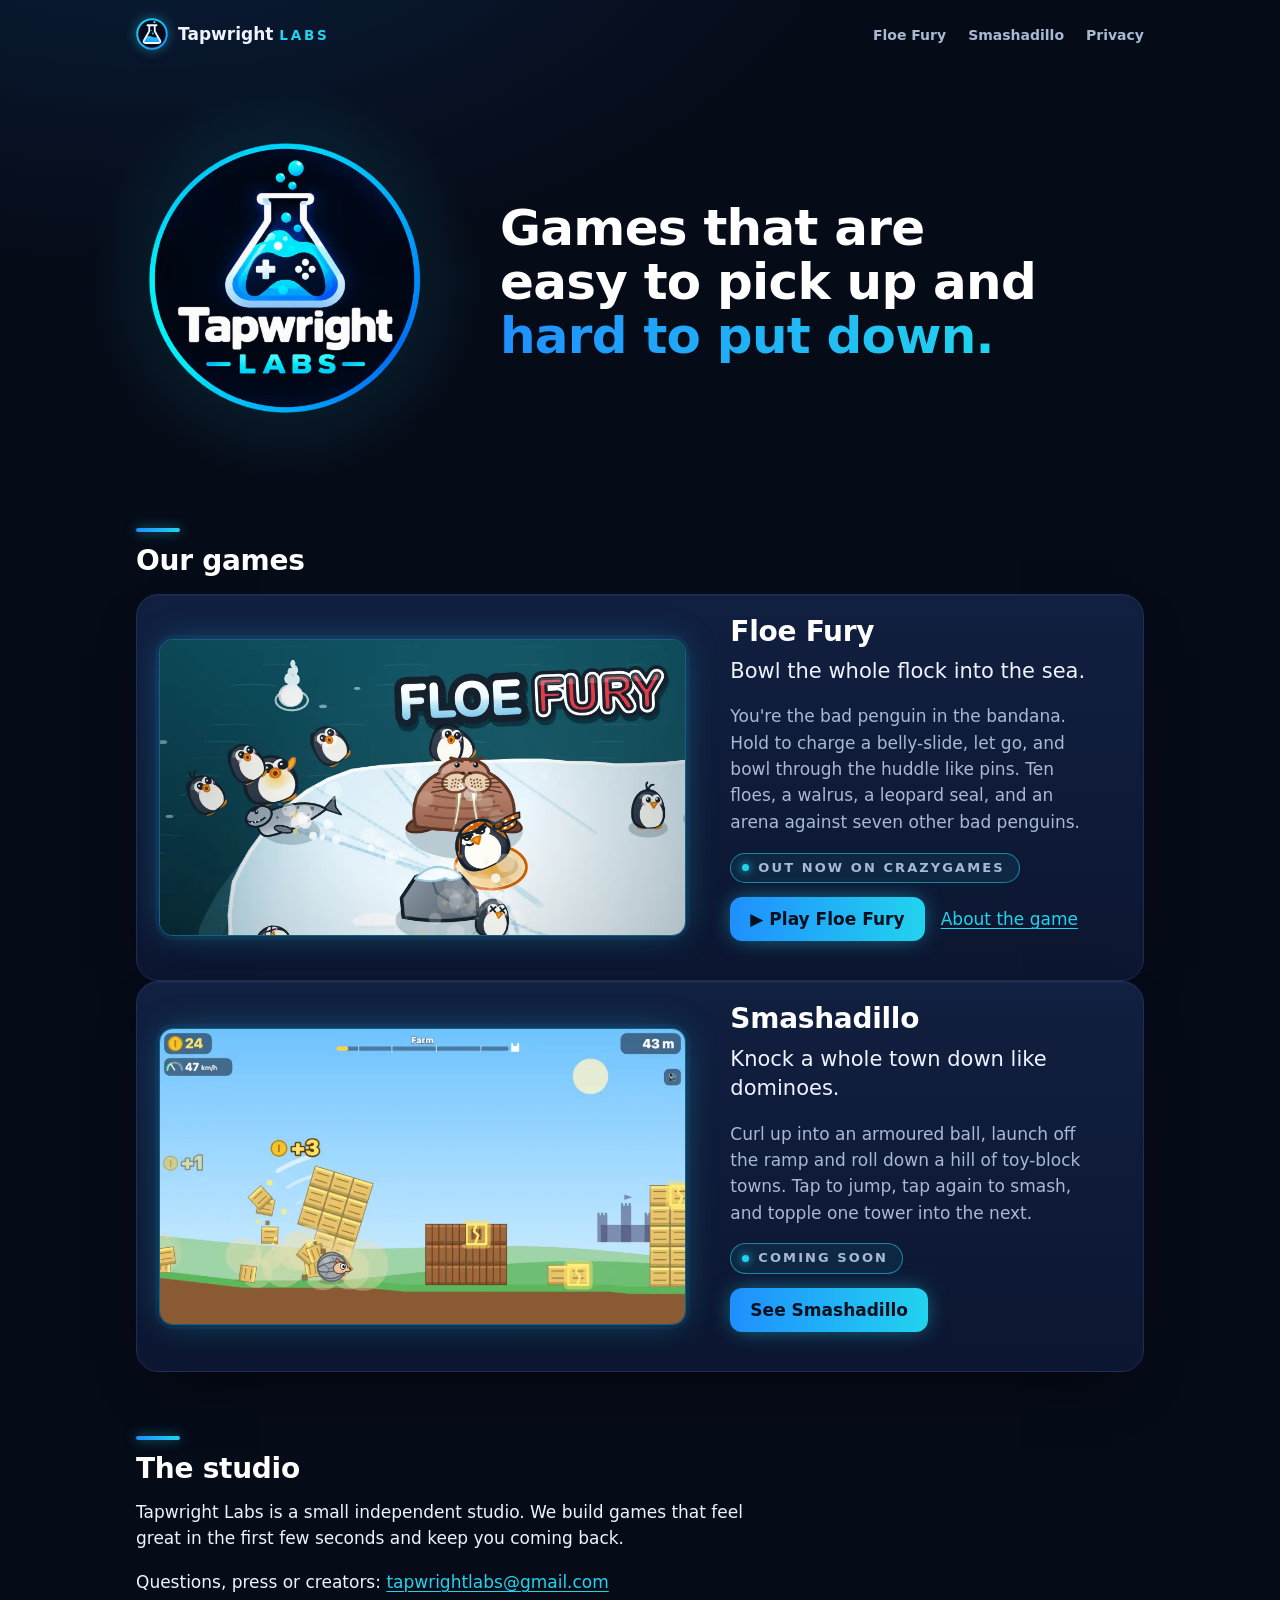
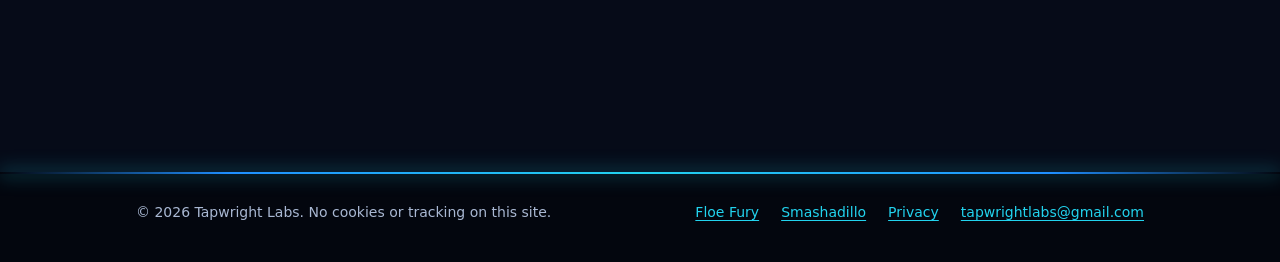
<file: index.html>
<!doctype html>
<html lang="en">
<head>
<meta charset="utf-8">
<meta name="viewport" content="width=device-width, initial-scale=1">
<title>Tapwright Labs</title>
<meta name="description" content="Tapwright Labs is a small independent game studio making games that are easy to pick up and hard to put down. Our first game, Floe Fury, is out now.">
<meta name="color-scheme" content="dark">
<meta name="theme-color" content="#060b18">
<link rel="canonical" href="https://tapwrightlabs.github.io/">
<link rel="icon" href="/favicon.svg" type="image/svg+xml">
<link rel="icon" href="/favicon-32.png" sizes="32x32" type="image/png">
<link rel="apple-touch-icon" href="/apple-touch-icon.png">
<meta property="og:type" content="website">
<meta property="og:site_name" content="Tapwright Labs">
<meta property="og:title" content="Tapwright Labs">
<meta property="og:description" content="Games that are easy to pick up and hard to put down. Floe Fury is out now.">
<meta property="og:url" content="https://tapwrightlabs.github.io/">
<meta property="og:image" content="https://tapwrightlabs.github.io/img/og-studio.png">
<meta property="og:image:width" content="1200">
<meta property="og:image:height" content="630">
<meta property="og:image:alt" content="The Tapwright Labs logo, a glowing lab flask with a game controller in it, next to the line: Games that are easy to pick up and hard to put down.">
<meta name="twitter:card" content="summary_large_image">
<link rel="stylesheet" href="/style.css">
</head>
<body>
<a class="skip" href="#main">Skip to content</a>
<header class="wrap bar">
  <a class="brand" href="/"><svg viewBox="0 0 64 64" aria-hidden="true"><defs><linearGradient id="br" x1="0" y1="0" x2="1" y2="1"><stop offset="0" stop-color="#22d3ee"/><stop offset="1" stop-color="#1f8fff"/></linearGradient><linearGradient id="bl" x1="0" y1="0" x2="0" y2="1"><stop offset="0" stop-color="#22d3ee"/><stop offset="1" stop-color="#1f8fff"/></linearGradient></defs><circle cx="32" cy="32" r="29.5" fill="#050b1c" stroke="url(#br)" stroke-width="4"/><path d="M20.1 37.5Q26 34.5 32 37.5T43.9 37.5L48.2 44.9Q50.4 50 45 50H19Q13.6 50 15.8 44.9Z" fill="url(#bl)"/><path d="M26.5 15V26.5L15.8 44.9Q13.6 50 19 50H45Q50.4 50 48.2 44.9L37.5 26.5V15" fill="none" stroke="#f2f8ff" stroke-width="3.6" stroke-linejoin="round"/><path d="M23 14.5H41" stroke="#f2f8ff" stroke-width="4" stroke-linecap="round"/><circle cx="33.6" cy="31" r="1.9" fill="#22d3ee"/><circle cx="30.4" cy="24.6" r="1.3" fill="#22d3ee"/><circle cx="37" cy="8.3" r="2.3" fill="#22d3ee"/></svg><span>Tapwright <b>Labs</b></span></a>
  <nav aria-label="Main">
    <ul>
      <li><a href="/floefury.html">Floe Fury</a></li>
      <li><a href="/smashadillo.html">Smashadillo</a></li>
      <li><a href="/privacy.html">Privacy</a></li>
    </ul>
  </nav>
</header>

<main id="main">
  <section class="wrap hero">
    <h1 class="logo">
      <img src="/img/logo-512.webp"
           srcset="/img/logo-256.webp 256w, /img/logo-512.webp 512w, /img/logo-768.webp 768w"
           sizes="(max-width: 760px) 230px, 300px"
           width="512" height="512" alt="Tapwright Labs" fetchpriority="high">
      <span class="bub" aria-hidden="true"></span><span class="bub" aria-hidden="true"></span><span class="bub" aria-hidden="true"></span>
    </h1>
    <div>
      <p class="tagline">Games that are easy to pick up and <span class="hl">hard to put down.</span></p>
    </div>
  </section>

  <section class="wrap section" aria-labelledby="games">
    <h2 id="games" class="title">Our games</h2>
    <article class="game panel">
      <a class="shot" href="/floefury.html" tabindex="-1" aria-hidden="true">
        <img src="/img/floefury-cover-960.webp"
             srcset="/img/floefury-cover-480.webp 480w, /img/floefury-cover-960.webp 960w"
             sizes="(max-width: 760px) 100vw, 580px"
             width="960" height="540" alt="" decoding="async">
      </a>
      <div>
        <h3><a href="/floefury.html">Floe Fury</a></h3>
        <p class="pitch">Bowl the whole flock into the sea.</p>
        <p>You're the bad penguin in the bandana. Hold to charge a belly-slide, let go, and bowl through the huddle like pins. Ten floes, a walrus, a leopard seal, and an arena against seven other bad penguins.</p>
        <p class="status">Out now on CrazyGames</p>
        <p><a class="more" href="https://www.crazygames.com/game/floe-fury" target="_blank" rel="noopener noreferrer">&#9654; Play Floe Fury</a> &nbsp; <a href="/floefury.html">About the game</a></p>
      </div>
    </article>
    <article class="game panel">
      <a class="shot" href="/smashadillo.html" tabindex="-1" aria-hidden="true">
        <img src="/img/smashadillo-2-chain-960.webp"
             srcset="/img/smashadillo-2-chain-480.webp 480w, /img/smashadillo-2-chain-960.webp 960w"
             sizes="(max-width: 760px) 100vw, 580px"
             width="960" height="540" alt="" decoding="async">
      </a>
      <div>
        <h3><a href="/smashadillo.html">Smashadillo</a></h3>
        <p class="pitch">Knock a whole town down like dominoes.</p>
        <p>Curl up into an armoured ball, launch off the ramp and roll down a hill of toy-block towns. Tap to jump, tap again to smash, and topple one tower into the next.</p>
        <p class="status">Coming soon</p>
        <p><a class="more" href="/smashadillo.html">See Smashadillo</a></p>
      </div>
    </article>
  </section>

  <section class="wrap section" aria-labelledby="studio">
    <div class="prose">
      <h2 id="studio" class="title">The studio</h2>
      <p>Tapwright Labs is a small independent studio. We build games that feel great in the first few seconds and keep you coming back.</p>
      <p>Questions, press or creators: <a href="mailto:tapwrightlabs@gmail.com">tapwrightlabs@gmail.com</a></p>
    </div>
  </section>
</main>

<footer class="foot">
  <div class="wrap">
    <p>&copy; 2026 Tapwright Labs. No cookies or tracking on this site.</p>
    <ul>
      <li><a href="/floefury.html">Floe Fury</a></li>
      <li><a href="/smashadillo.html">Smashadillo</a></li>
      <li><a href="/privacy.html">Privacy</a></li>
      <li><a href="mailto:tapwrightlabs@gmail.com">tapwrightlabs@gmail.com</a></li>
    </ul>
  </div>
</footer>
</body>
</html>
</file>
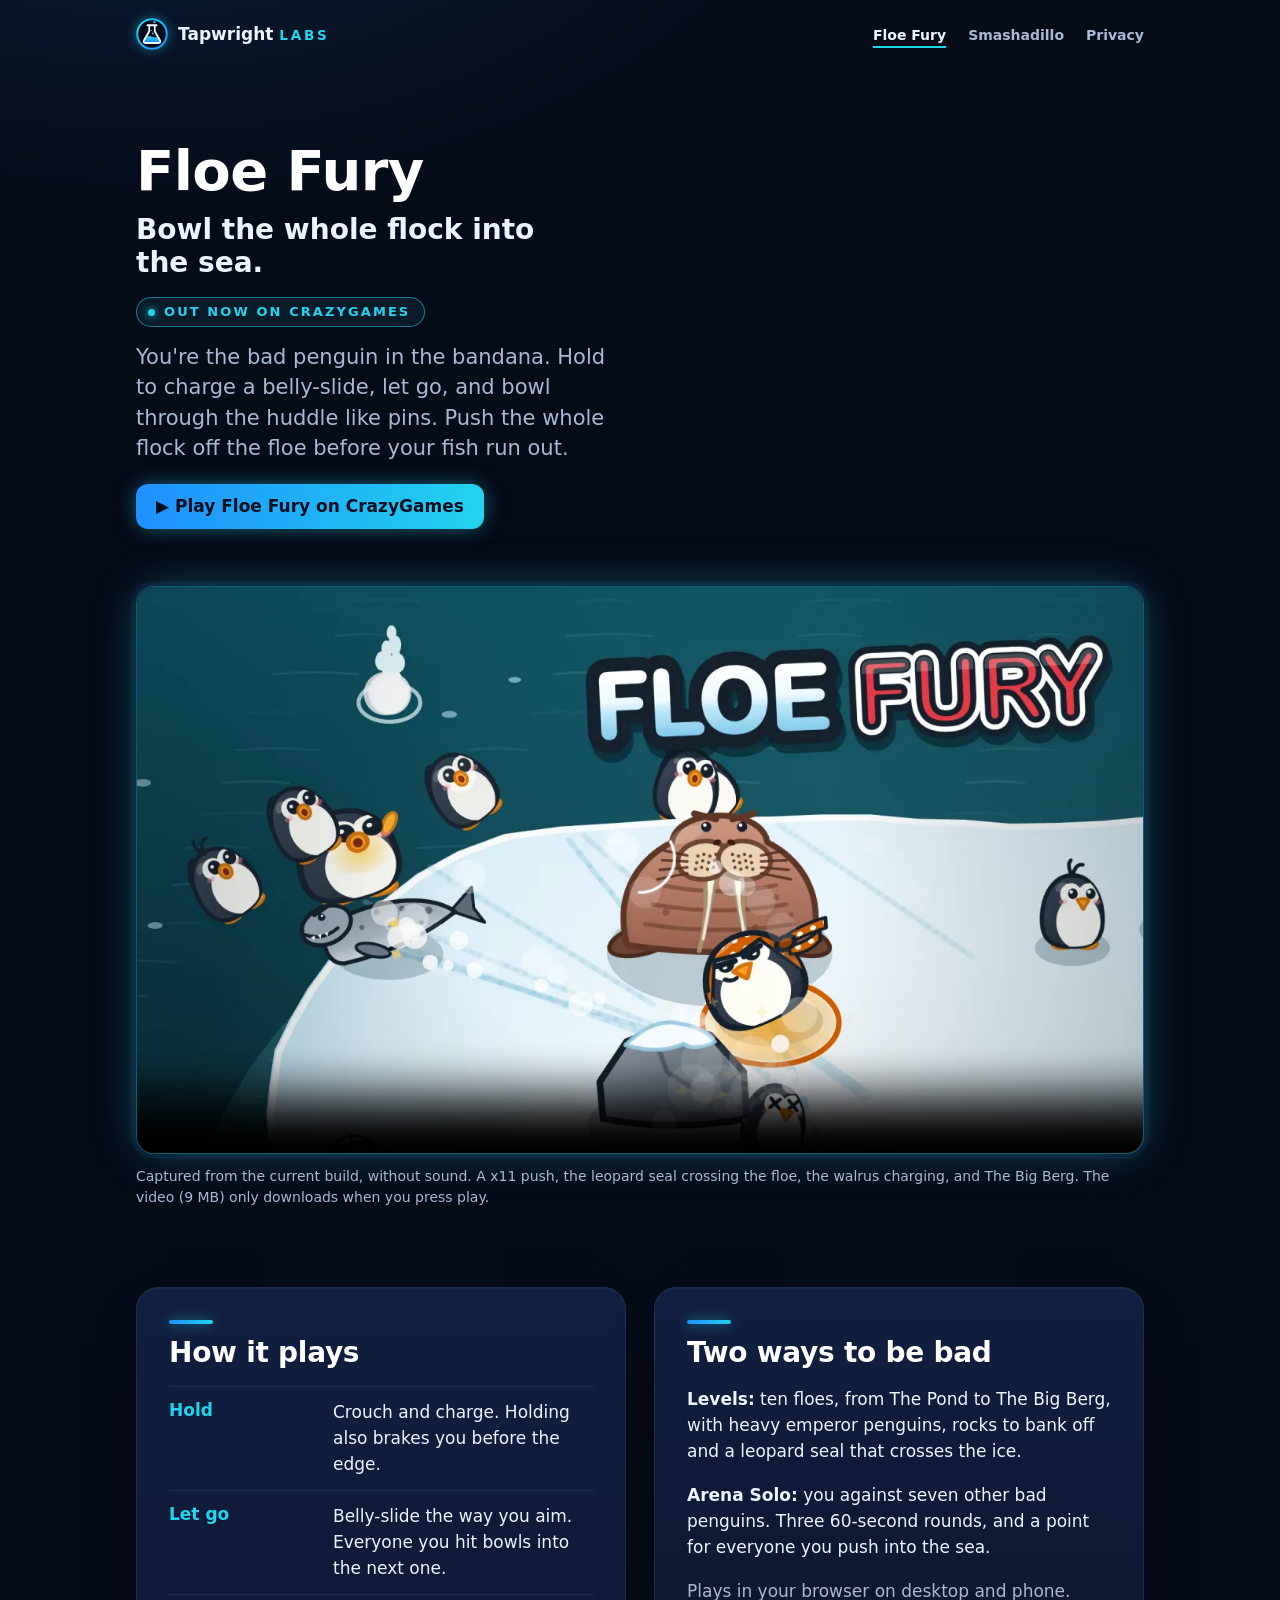
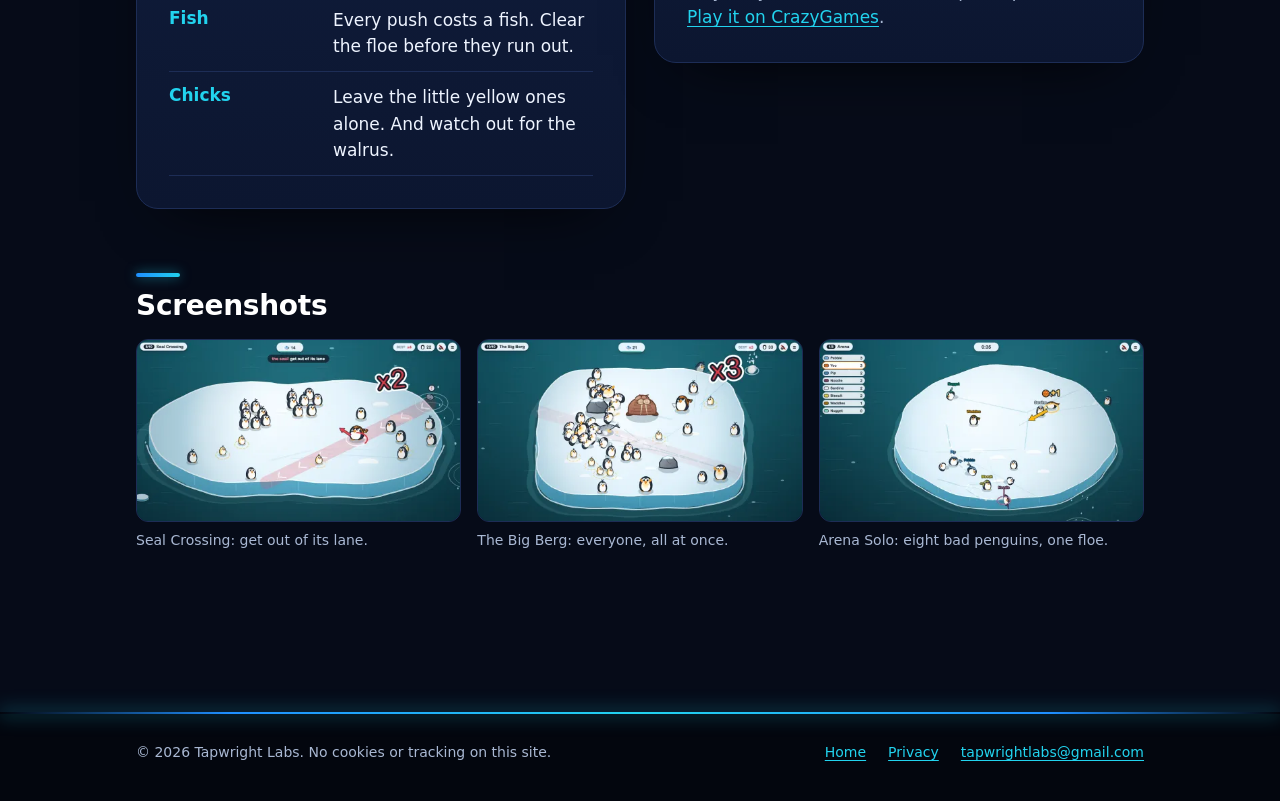
<file: badpenguin.html>
<!doctype html>
<html lang="en">
<head>
<meta charset="utf-8">
<meta name="viewport" content="width=device-width, initial-scale=1">
<title>Floe Fury | Tapwright Labs</title>
<meta name="robots" content="noindex">
<link rel="canonical" href="https://tapwrightlabs.github.io/floefury.html">
<meta http-equiv="refresh" content="0; url=/floefury.html">
</head>
<body>
<p>This game is now called Floe Fury: <a href="/floefury.html">tapwrightlabs.github.io/floefury.html</a>.</p>
</body>
</html>
</file>
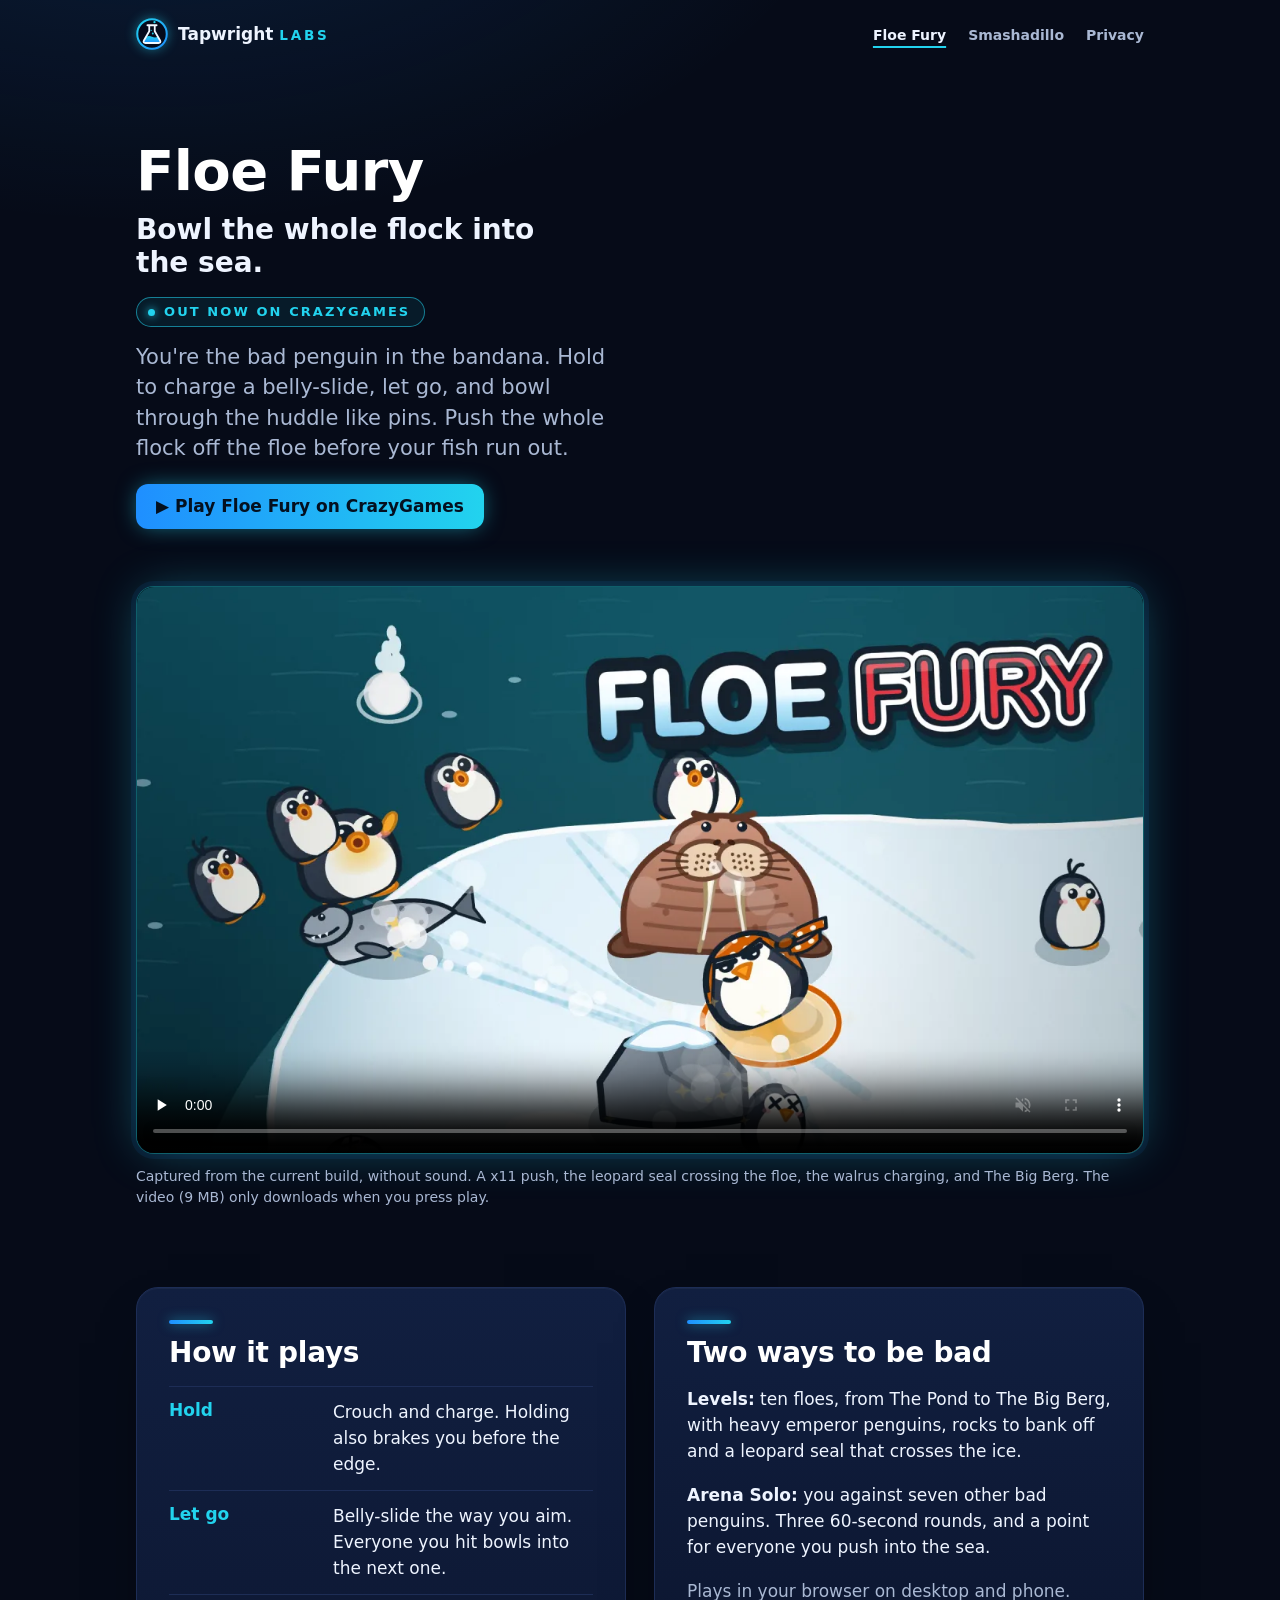
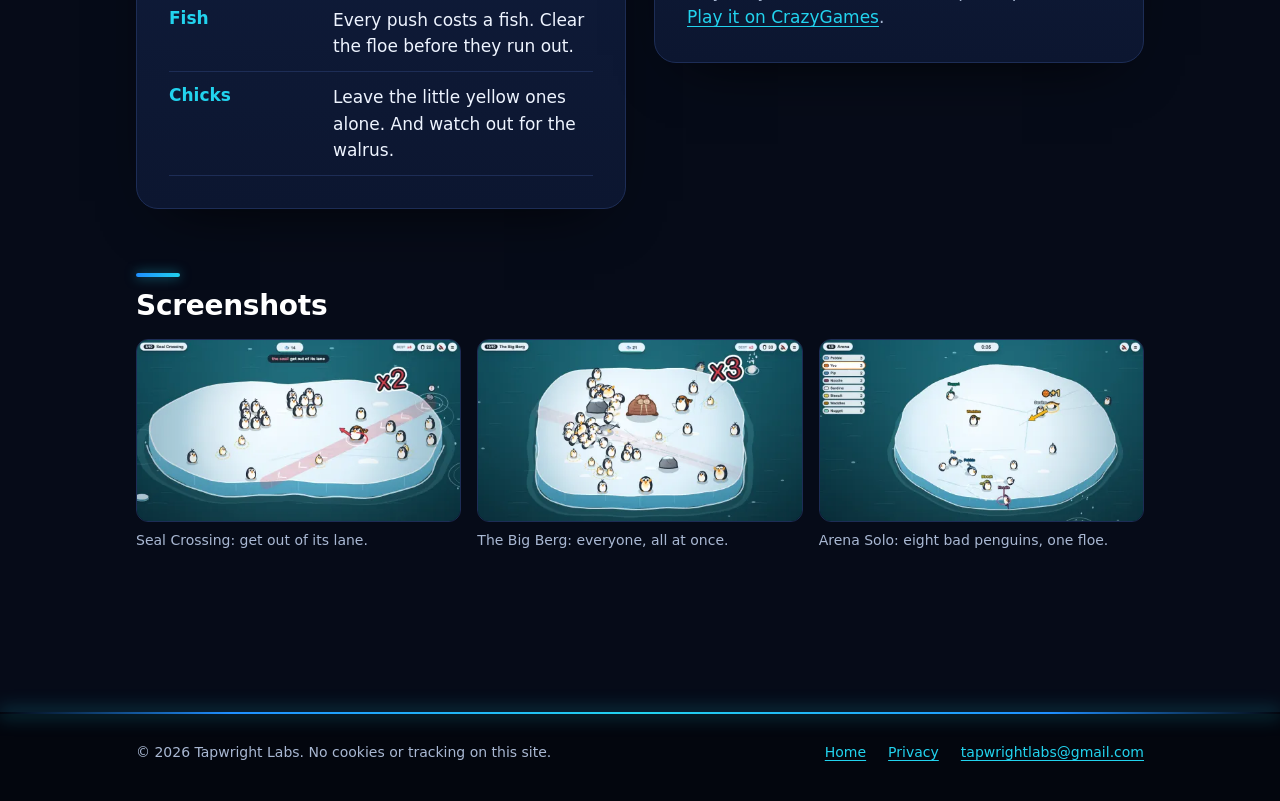
<file: floefury.html>
<!doctype html>
<html lang="en">
<head>
<meta charset="utf-8">
<meta name="viewport" content="width=device-width, initial-scale=1">
<title>Floe Fury | Tapwright Labs</title>
<meta name="description" content="Floe Fury: bowl the whole flock into the sea. A belly-slide arcade game from Tapwright Labs. Out now on CrazyGames, in your browser.">
<meta name="color-scheme" content="dark">
<meta name="theme-color" content="#060b18">
<link rel="canonical" href="https://tapwrightlabs.github.io/floefury.html">
<link rel="icon" href="/favicon.svg" type="image/svg+xml">
<link rel="icon" href="/favicon-32.png" sizes="32x32" type="image/png">
<link rel="apple-touch-icon" href="/apple-touch-icon.png">
<meta property="og:type" content="website">
<meta property="og:site_name" content="Tapwright Labs">
<meta property="og:title" content="Floe Fury">
<meta property="og:description" content="Bowl the whole flock into the sea. Play it in your browser.">
<meta property="og:url" content="https://tapwrightlabs.github.io/floefury.html">
<meta property="og:image" content="https://tapwrightlabs.github.io/img/og-floefury.jpg">
<meta property="og:image:width" content="1200">
<meta property="og:image:height" content="630">
<meta property="og:image:alt" content="Floe Fury: a penguin in a dotted bandana slides past a walrus while a leopard seal knocks penguins into the sea.">
<meta name="twitter:card" content="summary_large_image">
<link rel="stylesheet" href="/style.css">
</head>
<body>
<a class="skip" href="#main">Skip to content</a>
<header class="wrap bar">
  <a class="brand" href="/"><svg viewBox="0 0 64 64" aria-hidden="true"><defs><linearGradient id="br" x1="0" y1="0" x2="1" y2="1"><stop offset="0" stop-color="#22d3ee"/><stop offset="1" stop-color="#1f8fff"/></linearGradient><linearGradient id="bl" x1="0" y1="0" x2="0" y2="1"><stop offset="0" stop-color="#22d3ee"/><stop offset="1" stop-color="#1f8fff"/></linearGradient></defs><circle cx="32" cy="32" r="29.5" fill="#050b1c" stroke="url(#br)" stroke-width="4"/><path d="M20.1 37.5Q26 34.5 32 37.5T43.9 37.5L48.2 44.9Q50.4 50 45 50H19Q13.6 50 15.8 44.9Z" fill="url(#bl)"/><path d="M26.5 15V26.5L15.8 44.9Q13.6 50 19 50H45Q50.4 50 48.2 44.9L37.5 26.5V15" fill="none" stroke="#f2f8ff" stroke-width="3.6" stroke-linejoin="round"/><path d="M23 14.5H41" stroke="#f2f8ff" stroke-width="4" stroke-linecap="round"/><circle cx="33.6" cy="31" r="1.9" fill="#22d3ee"/><circle cx="30.4" cy="24.6" r="1.3" fill="#22d3ee"/><circle cx="37" cy="8.3" r="2.3" fill="#22d3ee"/></svg><span>Tapwright <b>Labs</b></span></a>
  <nav aria-label="Main">
    <ul>
      <li><a href="/floefury.html" aria-current="page">Floe Fury</a></li>
      <li><a href="/smashadillo.html">Smashadillo</a></li>
      <li><a href="/privacy.html">Privacy</a></li>
    </ul>
  </nav>
</header>

<main id="main">
  <section class="wrap game-hero">
    <h1>Floe Fury</h1>
    <p class="pitch">Bowl the whole flock into the sea.</p>
    <p class="status">Out now on CrazyGames</p>
    <p class="lede">You're the bad penguin in the bandana. Hold to charge a belly-slide, let go, and bowl through the huddle like pins. Push the whole flock off the floe before your fish run out.</p>
    <p><a class="more" href="https://www.crazygames.com/game/floe-fury" target="_blank" rel="noopener noreferrer">&#9654; Play Floe Fury on CrazyGames</a></p>
  </section>

  <section class="wrap" aria-labelledby="trailer">
    <h2 id="trailer" class="sr">Gameplay video</h2>
    <div class="trailer">
      <video controls playsinline preload="none" muted
             poster="/media/floefury-poster.webp"
             width="1920" height="1080"
             aria-describedby="trailer-note">
        <source src="/media/floefury-gameplay.mp4" type="video/mp4">
        <p>Your browser can't play this video. <a href="/media/floefury-gameplay.mp4">Download the gameplay video (MP4, 9 MB)</a>.</p>
      </video>
    </div>
    <p class="trailer-note" id="trailer-note">Captured from the current build, without sound. A x11 push, the leopard seal crossing the floe, the walrus charging, and The Big Berg. The video (9 MB) only downloads when you press play.</p>
  </section>

  <section class="wrap section two">
    <div class="panel">
      <h2 class="title">How it plays</h2>
      <dl class="controls">
        <div><dt>Hold</dt><dd>Crouch and charge. Holding also brakes you before the edge.</dd></div>
        <div><dt>Let go</dt><dd>Belly-slide the way you aim. Everyone you hit bowls into the next one.</dd></div>
        <div><dt>Fish</dt><dd>Every push costs a fish. Clear the floe before they run out.</dd></div>
        <div><dt>Chicks</dt><dd>Leave the little yellow ones alone. And watch out for the walrus.</dd></div>
      </dl>
    </div>
    <div class="prose panel">
      <h2 class="title">Two ways to be bad</h2>
      <p><b>Levels:</b> ten floes, from The Pond to The Big Berg, with heavy emperor penguins, rocks to bank off and a leopard seal that crosses the ice.</p>
      <p><b>Arena Solo:</b> you against seven other bad penguins. Three 60-second rounds, and a point for everyone you push into the sea.</p>
      <p class="muted">Plays in your browser on desktop and phone. <a href="https://www.crazygames.com/game/floe-fury" target="_blank" rel="noopener noreferrer">Play it on CrazyGames</a>.</p>
    </div>
  </section>

  <section class="wrap section" aria-labelledby="shots">
    <h2 id="shots" class="title">Screenshots</h2>
    <ul class="gallery">
      <li><figure>
        <img src="/img/floefury-seal-960.webp" srcset="/img/floefury-seal-480.webp 480w, /img/floefury-seal-960.webp 960w" sizes="(max-width: 700px) 100vw, 340px"
             width="960" height="540" loading="lazy" decoding="async"
             alt="An oval ice floe full of penguins. A red lane with white arrows crosses it: a leopard seal at the far edge is about to slide down it.">
        <figcaption>Seal Crossing: get out of its lane.</figcaption></figure></li>
      <li><figure>
        <img src="/img/floefury-berg-960.webp" srcset="/img/floefury-berg-480.webp 480w, /img/floefury-berg-960.webp 960w" sizes="(max-width: 700px) 100vw, 340px"
             width="960" height="540" loading="lazy" decoding="async"
             alt="A square iceberg with rocks, a walrus, emperor penguins and a crowd of penguins being knocked flying.">
        <figcaption>The Big Berg: everyone, all at once.</figcaption></figure></li>
      <li><figure>
        <img src="/img/floefury-arena-960.webp" srcset="/img/floefury-arena-480.webp 480w, /img/floefury-arena-960.webp 960w" sizes="(max-width: 700px) 100vw, 340px"
             width="960" height="540" loading="lazy" decoding="async"
             alt="A big round floe with eight bandana-wearing penguins, each with a name, a scoreboard on the left and a 43-second countdown.">
        <figcaption>Arena Solo: eight bad penguins, one floe.</figcaption></figure></li>
    </ul>
  </section>
</main>

<footer class="foot">
  <div class="wrap">
    <p>&copy; 2026 Tapwright Labs. No cookies or tracking on this site.</p>
    <ul>
      <li><a href="/">Home</a></li>
      <li><a href="/privacy.html">Privacy</a></li>
      <li><a href="mailto:tapwrightlabs@gmail.com">tapwrightlabs@gmail.com</a></li>
    </ul>
  </div>
</footer>
</body>
</html>
</file>
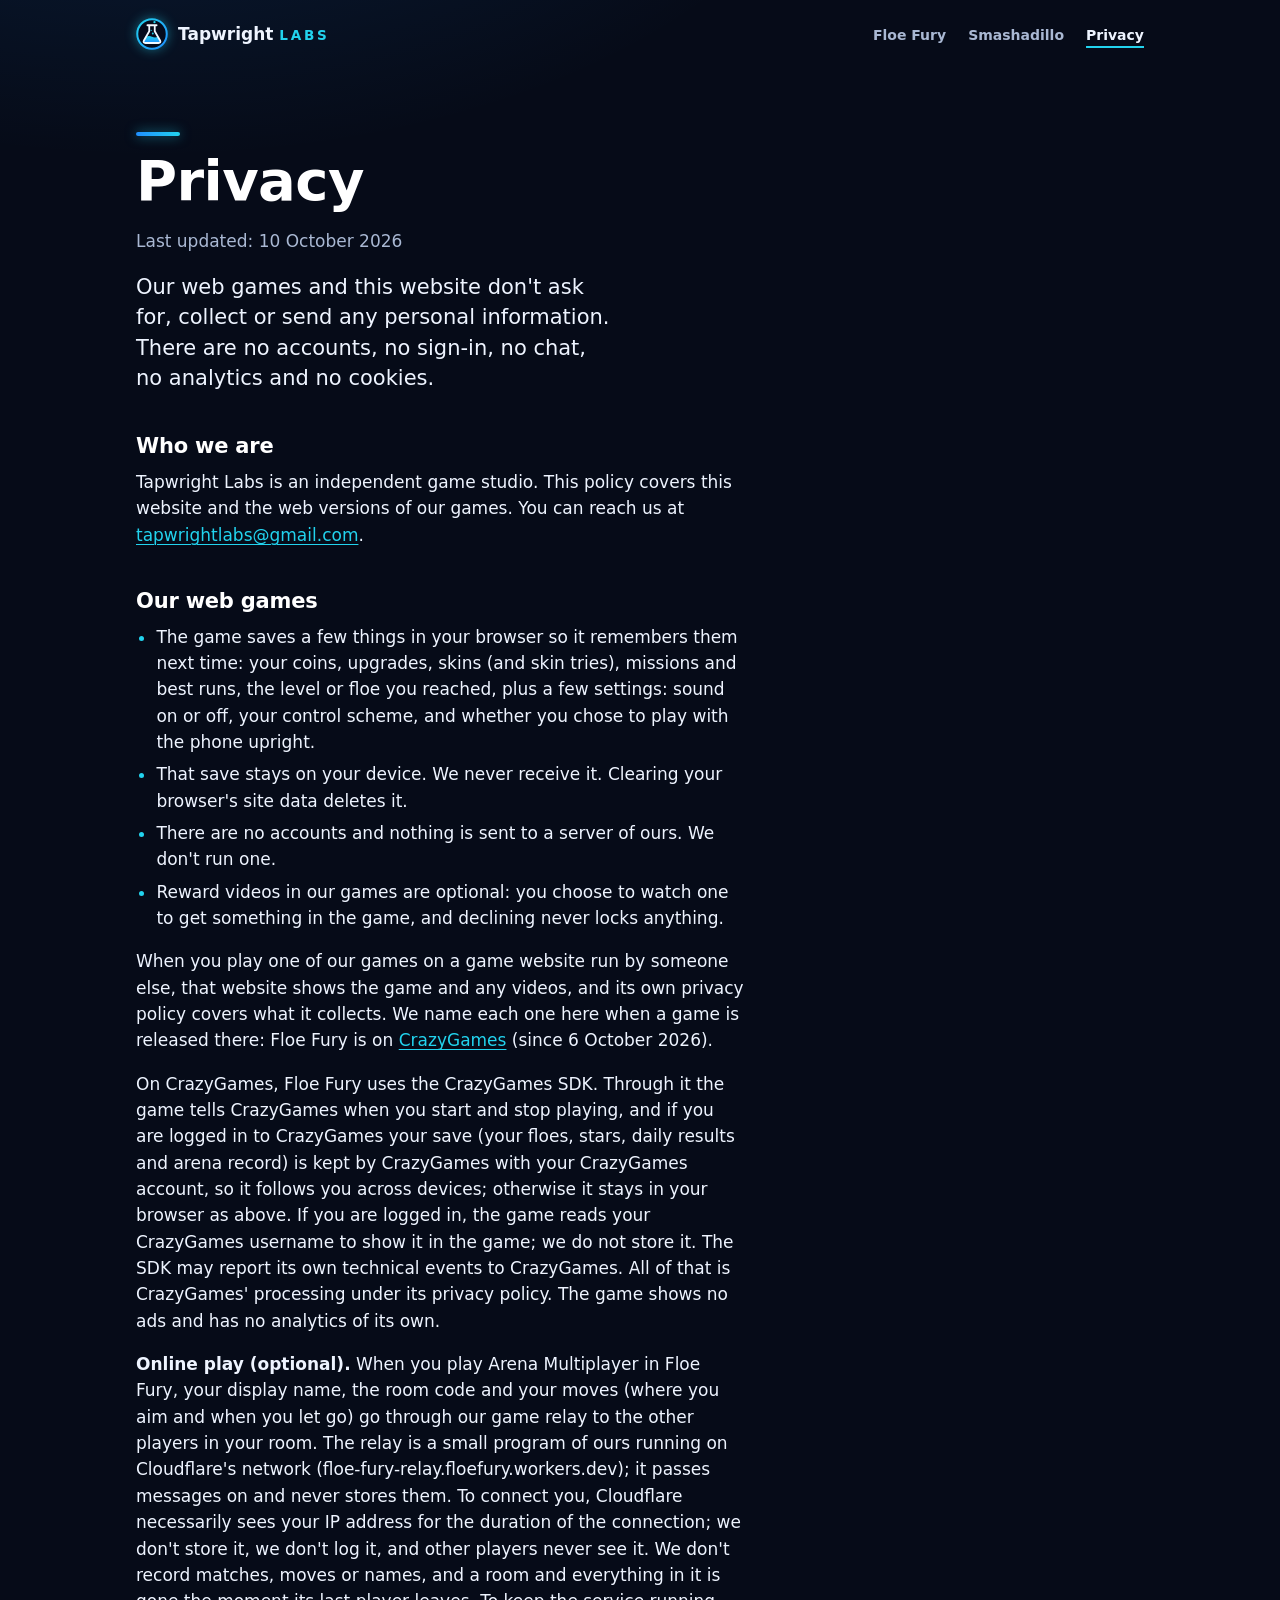
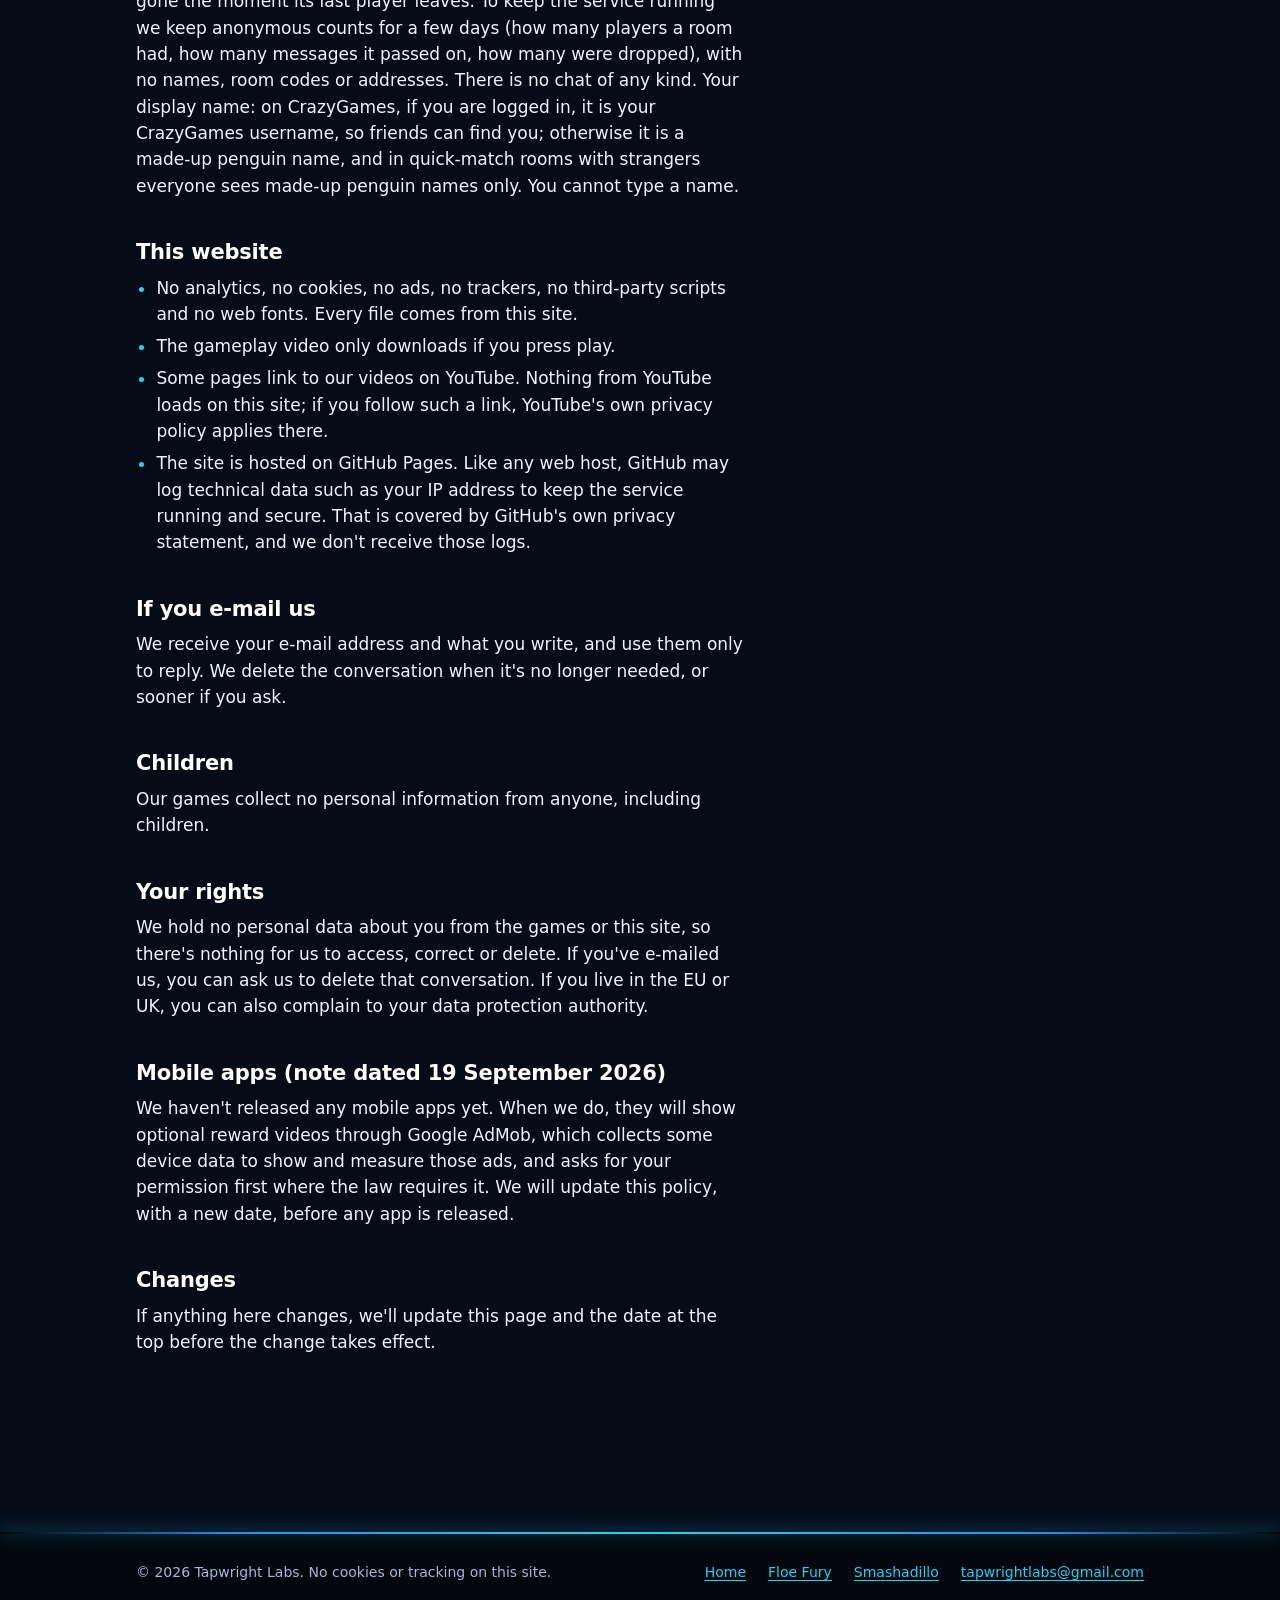
<file: privacy.html>
<!doctype html>
<html lang="en">
<head>
<meta charset="utf-8">
<meta name="viewport" content="width=device-width, initial-scale=1">
<title>Privacy | Tapwright Labs</title>
<meta name="description" content="Privacy policy for the Tapwright Labs website and web games: no personal data, no analytics, no cookies.">
<meta name="color-scheme" content="dark">
<meta name="theme-color" content="#060b18">
<link rel="canonical" href="https://tapwrightlabs.github.io/privacy.html">
<link rel="icon" href="/favicon.svg" type="image/svg+xml">
<link rel="icon" href="/favicon-32.png" sizes="32x32" type="image/png">
<link rel="apple-touch-icon" href="/apple-touch-icon.png">
<meta property="og:type" content="website">
<meta property="og:site_name" content="Tapwright Labs">
<meta property="og:title" content="Privacy | Tapwright Labs">
<meta property="og:description" content="Our web games collect no personal data. No analytics and no cookies on this site.">
<meta property="og:url" content="https://tapwrightlabs.github.io/privacy.html">
<meta property="og:image" content="https://tapwrightlabs.github.io/img/og-studio.png">
<meta property="og:image:width" content="1200">
<meta property="og:image:height" content="630">
<meta property="og:image:alt" content="The Tapwright Labs logo, a glowing lab flask with a game controller in it, next to the line: Games that are easy to pick up and hard to put down.">
<meta name="twitter:card" content="summary_large_image">
<link rel="stylesheet" href="/style.css">
</head>
<body>
<a class="skip" href="#main">Skip to content</a>
<header class="wrap bar">
  <a class="brand" href="/"><svg viewBox="0 0 64 64" aria-hidden="true"><defs><linearGradient id="br" x1="0" y1="0" x2="1" y2="1"><stop offset="0" stop-color="#22d3ee"/><stop offset="1" stop-color="#1f8fff"/></linearGradient><linearGradient id="bl" x1="0" y1="0" x2="0" y2="1"><stop offset="0" stop-color="#22d3ee"/><stop offset="1" stop-color="#1f8fff"/></linearGradient></defs><circle cx="32" cy="32" r="29.5" fill="#050b1c" stroke="url(#br)" stroke-width="4"/><path d="M20.1 37.5Q26 34.5 32 37.5T43.9 37.5L48.2 44.9Q50.4 50 45 50H19Q13.6 50 15.8 44.9Z" fill="url(#bl)"/><path d="M26.5 15V26.5L15.8 44.9Q13.6 50 19 50H45Q50.4 50 48.2 44.9L37.5 26.5V15" fill="none" stroke="#f2f8ff" stroke-width="3.6" stroke-linejoin="round"/><path d="M23 14.5H41" stroke="#f2f8ff" stroke-width="4" stroke-linecap="round"/><circle cx="33.6" cy="31" r="1.9" fill="#22d3ee"/><circle cx="30.4" cy="24.6" r="1.3" fill="#22d3ee"/><circle cx="37" cy="8.3" r="2.3" fill="#22d3ee"/></svg><span>Tapwright <b>Labs</b></span></a>
  <nav aria-label="Main">
    <ul>
      <li><a href="/floefury.html">Floe Fury</a></li>
      <li><a href="/smashadillo.html">Smashadillo</a></li>
      <li><a href="/privacy.html" aria-current="page">Privacy</a></li>
    </ul>
  </nav>
</header>

<main id="main">
  <div class="wrap section"><article class="prose">
    <h1 class="page-title title">Privacy</h1>
    <p class="muted">Last updated: 10 October 2026</p>

    <p class="lede">Our web games and this website don't ask for, collect or send any personal information. There are no accounts, no sign-in, no chat, no analytics and no cookies.</p>

    <h2>Who we are</h2>
    <p>Tapwright Labs is an independent game studio. This policy covers this website and the web versions of our games. You can reach us at <a href="mailto:tapwrightlabs@gmail.com">tapwrightlabs@gmail.com</a>.</p>

    <h2>Our web games</h2>
    <ul>
      <li>The game saves a few things in your browser so it remembers them next time: your coins, upgrades, skins (and skin tries), missions and best runs, the level or floe you reached, plus a few settings: sound on or off, your control scheme, and whether you chose to play with the phone upright.</li>
      <li>That save stays on your device. We never receive it. Clearing your browser's site data deletes it.</li>
      <li>There are no accounts and nothing is sent to a server of ours. We don't run one.</li>
      <li>Reward videos in our games are optional: you choose to watch one to get something in the game, and declining never locks anything.</li>
    </ul>
    <p>When you play one of our games on a game website run by someone else, that website shows the game and any videos, and its own privacy policy covers what it collects. We name each one here when a game is released there: Floe Fury is on <a href="https://www.crazygames.com/" target="_blank" rel="noopener noreferrer">CrazyGames</a> (since 6 October 2026).</p>
    <p>On CrazyGames, Floe Fury uses the CrazyGames SDK. Through it the game tells CrazyGames when you start and stop playing, and if you are logged in to CrazyGames your save (your floes, stars, daily results and arena record) is kept by CrazyGames with your CrazyGames account, so it follows you across devices; otherwise it stays in your browser as above. If you are logged in, the game reads your CrazyGames username to show it in the game; we do not store it. The SDK may report its own technical events to CrazyGames. All of that is CrazyGames' processing under its privacy policy. The game shows no ads and has no analytics of its own.</p>
    <p><b>Online play (optional).</b> When you play Arena Multiplayer in Floe Fury, your display name, the room code and your moves (where you aim and when you let go) go through our game relay to the other players in your room. The relay is a small program of ours running on Cloudflare's network (floe-fury-relay.floefury.workers.dev); it passes messages on and never stores them. To connect you, Cloudflare necessarily sees your IP address for the duration of the connection; we don't store it, we don't log it, and other players never see it. We don't record matches, moves or names, and a room and everything in it is gone the moment its last player leaves. To keep the service running we keep anonymous counts for a few days (how many players a room had, how many messages it passed on, how many were dropped), with no names, room codes or addresses. There is no chat of any kind. Your display name: on CrazyGames, if you are logged in, it is your CrazyGames username, so friends can find you; otherwise it is a made-up penguin name, and in quick-match rooms with strangers everyone sees made-up penguin names only. You cannot type a name.</p>

    <h2>This website</h2>
    <ul>
      <li>No analytics, no cookies, no ads, no trackers, no third-party scripts and no web fonts. Every file comes from this site.</li>
      <li>The gameplay video only downloads if you press play.</li>
      <li>Some pages link to our videos on YouTube. Nothing from YouTube loads on this site; if you follow such a link, YouTube's own privacy policy applies there.</li>
      <li>The site is hosted on GitHub Pages. Like any web host, GitHub may log technical data such as your IP address to keep the service running and secure. That is covered by GitHub's own privacy statement, and we don't receive those logs.</li>
    </ul>

    <h2>If you e-mail us</h2>
    <p>We receive your e-mail address and what you write, and use them only to reply. We delete the conversation when it's no longer needed, or sooner if you ask.</p>

    <h2>Children</h2>
    <p>Our games collect no personal information from anyone, including children.</p>

    <h2>Your rights</h2>
    <p>We hold no personal data about you from the games or this site, so there's nothing for us to access, correct or delete. If you've e-mailed us, you can ask us to delete that conversation. If you live in the EU or UK, you can also complain to your data protection authority.</p>

    <h2>Mobile apps (note dated 19 September 2026)</h2>
    <p>We haven't released any mobile apps yet. When we do, they will show optional reward videos through Google AdMob, which collects some device data to show and measure those ads, and asks for your permission first where the law requires it. We will update this policy, with a new date, before any app is released.</p>

    <h2>Changes</h2>
    <p>If anything here changes, we'll update this page and the date at the top before the change takes effect.</p>
  </article></div>
</main>

<footer class="foot">
  <div class="wrap">
    <p>&copy; 2026 Tapwright Labs. No cookies or tracking on this site.</p>
    <ul>
      <li><a href="/">Home</a></li>
      <li><a href="/floefury.html">Floe Fury</a></li>
      <li><a href="/smashadillo.html">Smashadillo</a></li>
      <li><a href="mailto:tapwrightlabs@gmail.com">tapwrightlabs@gmail.com</a></li>
    </ul>
  </div>
</footer>
</body>
</html>
</file>
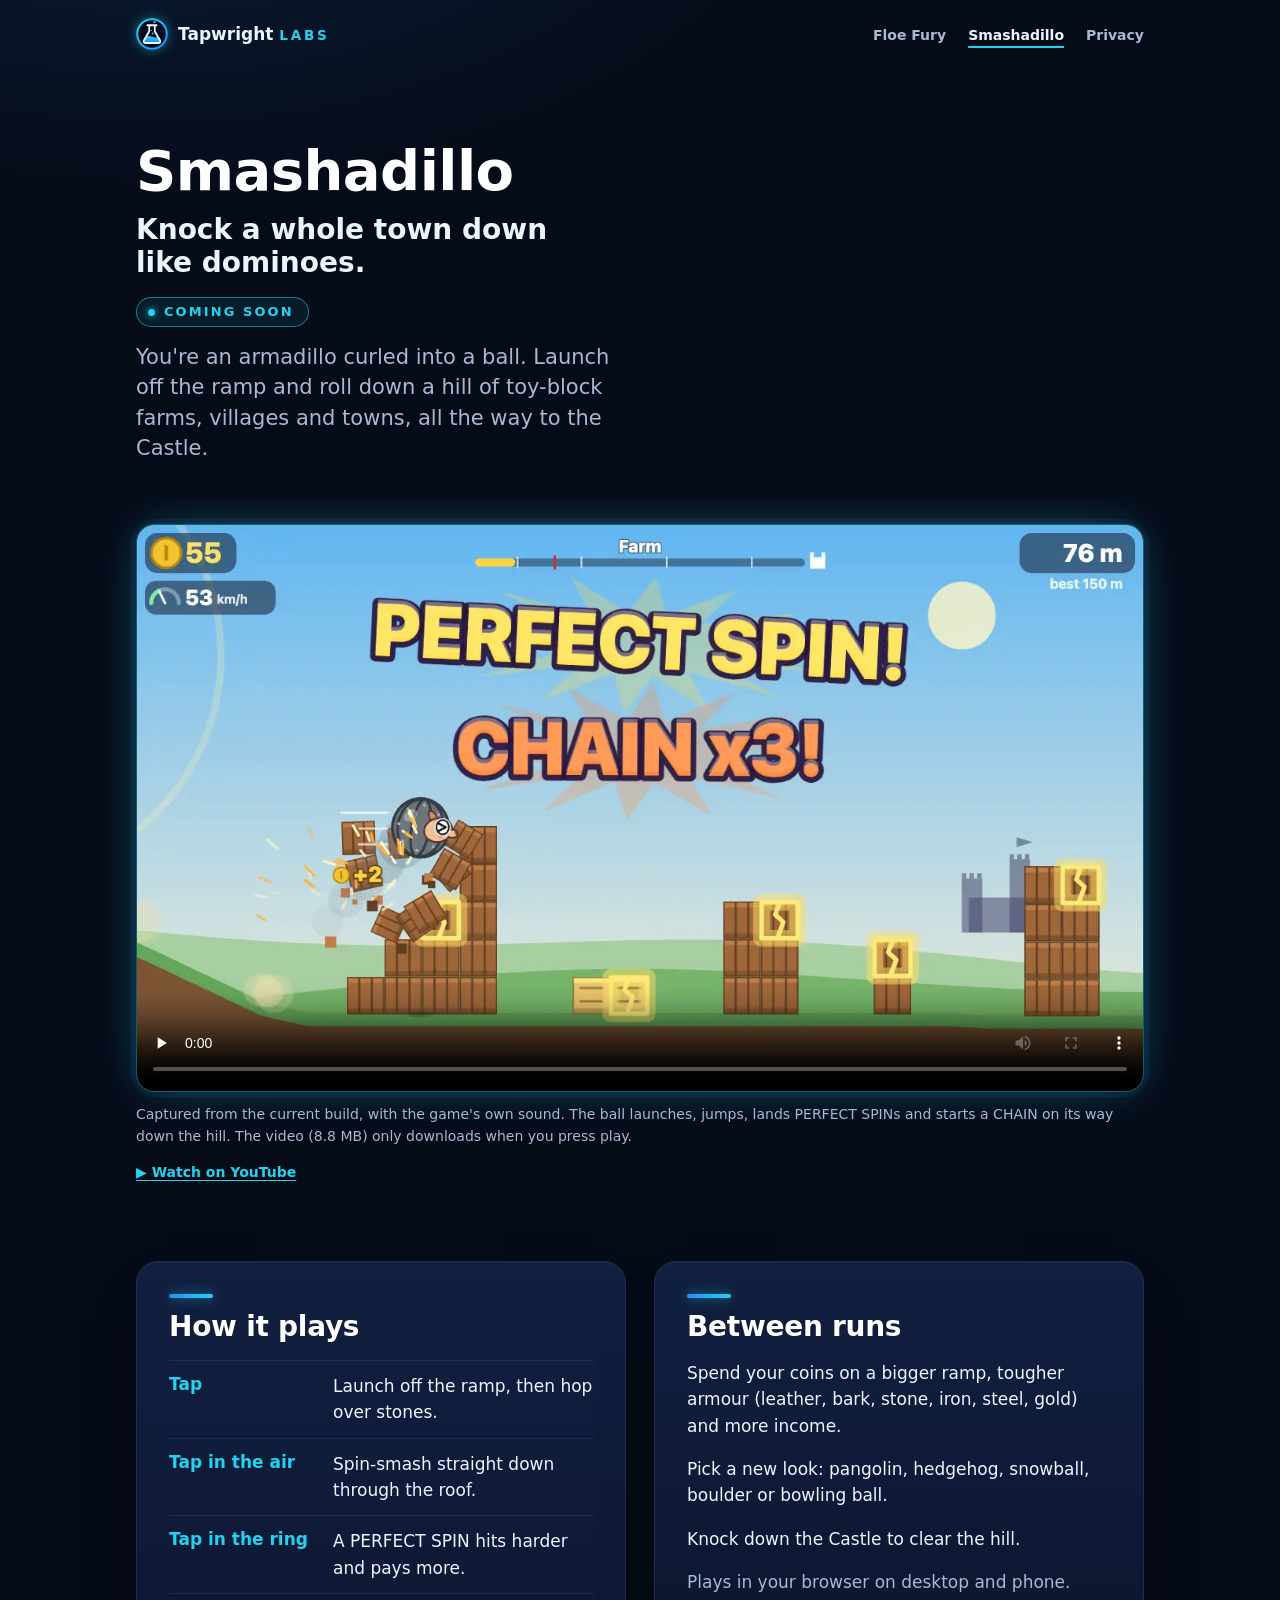
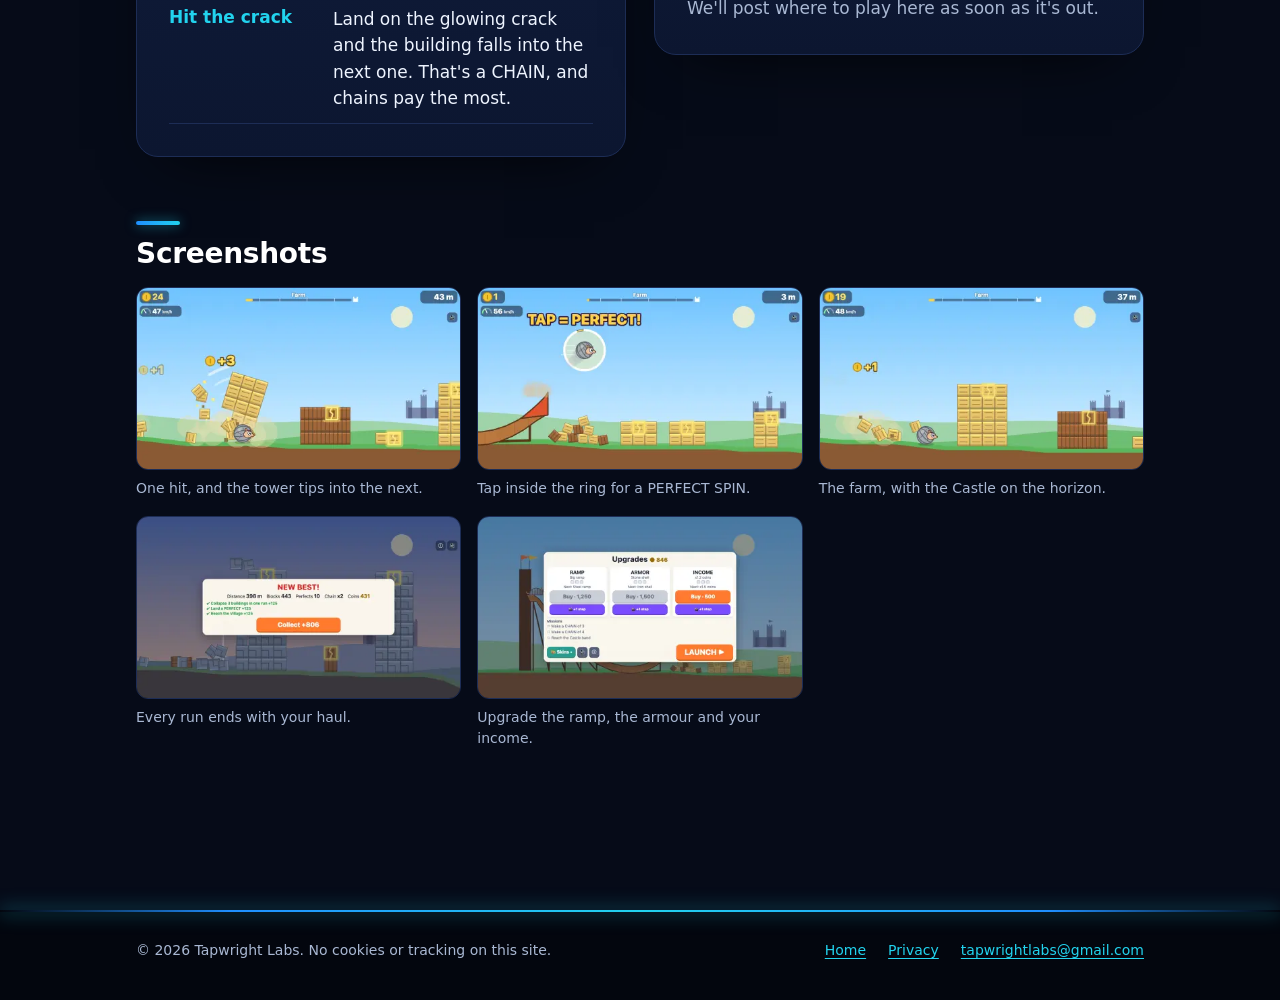
<file: smashadillo.html>
<!doctype html>
<html lang="en">
<head>
<meta charset="utf-8">
<meta name="viewport" content="width=device-width, initial-scale=1">
<title>Smashadillo | Tapwright Labs</title>
<meta name="description" content="Smashadillo: knock a whole town down like dominoes. A one-tap arcade game from Tapwright Labs, coming soon.">
<meta name="color-scheme" content="dark">
<meta name="theme-color" content="#060b18">
<link rel="canonical" href="https://tapwrightlabs.github.io/smashadillo.html">
<link rel="icon" href="/favicon.svg" type="image/svg+xml">
<link rel="icon" href="/favicon-32.png" sizes="32x32" type="image/png">
<link rel="apple-touch-icon" href="/apple-touch-icon.png">
<meta property="og:type" content="website">
<meta property="og:site_name" content="Tapwright Labs">
<meta property="og:title" content="Smashadillo">
<meta property="og:description" content="Knock a whole town down like dominoes. Coming soon.">
<meta property="og:url" content="https://tapwrightlabs.github.io/smashadillo.html">
<meta property="og:image" content="https://tapwrightlabs.github.io/img/og-smashadillo.jpg">
<meta property="og:image:width" content="1200">
<meta property="og:image:height" content="630">
<meta property="og:image:alt" content="Smashadillo, coming soon: an armoured armadillo ball rolls into a toy-block tower that tips over. The Tapwright Labs logo sits above the title.">
<meta name="twitter:card" content="summary_large_image">
<link rel="stylesheet" href="/style.css">
</head>
<body>
<a class="skip" href="#main">Skip to content</a>
<header class="wrap bar">
  <a class="brand" href="/"><svg viewBox="0 0 64 64" aria-hidden="true"><defs><linearGradient id="br" x1="0" y1="0" x2="1" y2="1"><stop offset="0" stop-color="#22d3ee"/><stop offset="1" stop-color="#1f8fff"/></linearGradient><linearGradient id="bl" x1="0" y1="0" x2="0" y2="1"><stop offset="0" stop-color="#22d3ee"/><stop offset="1" stop-color="#1f8fff"/></linearGradient></defs><circle cx="32" cy="32" r="29.5" fill="#050b1c" stroke="url(#br)" stroke-width="4"/><path d="M20.1 37.5Q26 34.5 32 37.5T43.9 37.5L48.2 44.9Q50.4 50 45 50H19Q13.6 50 15.8 44.9Z" fill="url(#bl)"/><path d="M26.5 15V26.5L15.8 44.9Q13.6 50 19 50H45Q50.4 50 48.2 44.9L37.5 26.5V15" fill="none" stroke="#f2f8ff" stroke-width="3.6" stroke-linejoin="round"/><path d="M23 14.5H41" stroke="#f2f8ff" stroke-width="4" stroke-linecap="round"/><circle cx="33.6" cy="31" r="1.9" fill="#22d3ee"/><circle cx="30.4" cy="24.6" r="1.3" fill="#22d3ee"/><circle cx="37" cy="8.3" r="2.3" fill="#22d3ee"/></svg><span>Tapwright <b>Labs</b></span></a>
  <nav aria-label="Main">
    <ul>
      <li><a href="/floefury.html">Floe Fury</a></li>
      <li><a href="/smashadillo.html" aria-current="page">Smashadillo</a></li>
      <li><a href="/privacy.html">Privacy</a></li>
    </ul>
  </nav>
</header>

<main id="main">
  <section class="wrap game-hero">
    <h1>Smashadillo</h1>
    <p class="pitch">Knock a whole town down like dominoes.</p>
    <p class="status">Coming soon</p>
    <p class="lede">You're an armadillo curled into a ball. Launch off the ramp and roll down a hill of toy-block farms, villages and towns, all the way to the Castle.</p>
  </section>

  <section class="wrap" aria-labelledby="trailer">
    <h2 id="trailer" class="sr">Gameplay video</h2>
    <div class="trailer">
      <video controls playsinline preload="none"
             poster="/media/smashadillo-trailer-poster.webp"
             width="1280" height="720"
             aria-describedby="trailer-note">
        <source src="/media/smashadillo-trailer.mp4" type="video/mp4">
        <p>Your browser can't play this video. <a href="/media/smashadillo-trailer.mp4">Download the gameplay video (MP4, 8.8 MB)</a>.</p>
      </video>
    </div>
    <p class="trailer-note" id="trailer-note">Captured from the current build, with the game's own sound. The ball launches, jumps, lands PERFECT SPINs and starts a CHAIN on its way down the hill. The video (8.8 MB) only downloads when you press play.</p>
    <p class="trailer-yt"><a href="https://youtu.be/CsbXspYpZzQ" target="_blank" rel="noopener noreferrer">&#9654; Watch on YouTube</a></p>
  </section>

  <section class="wrap section two">
    <div class="panel">
      <h2 class="title">How it plays</h2>
      <dl class="controls">
        <div><dt>Tap</dt><dd>Launch off the ramp, then hop over stones.</dd></div>
        <div><dt>Tap in the air</dt><dd>Spin-smash straight down through the roof.</dd></div>
        <div><dt>Tap in the ring</dt><dd>A PERFECT SPIN hits harder and pays more.</dd></div>
        <div><dt>Hit the crack</dt><dd>Land on the glowing crack and the building falls into the next one. That's a CHAIN, and chains pay the most.</dd></div>
      </dl>
    </div>
    <div class="prose panel">
      <h2 class="title">Between runs</h2>
      <p>Spend your coins on a bigger ramp, tougher armour (leather, bark, stone, iron, steel, gold) and more income.</p>
      <p>Pick a new look: pangolin, hedgehog, snowball, boulder or bowling ball.</p>
      <p>Knock down the Castle to clear the hill.</p>
      <p class="muted">Plays in your browser on desktop and phone. We'll post where to play here as soon as it's out.</p>
    </div>
  </section>

  <section class="wrap section" aria-labelledby="shots">
    <h2 id="shots" class="title">Screenshots</h2>
    <ul class="gallery">
      <li><figure>
        <img src="/img/smashadillo-2-chain-960.webp" srcset="/img/smashadillo-2-chain-480.webp 480w, /img/smashadillo-2-chain-960.webp 960w" sizes="(max-width: 700px) 100vw, 340px"
             width="960" height="540" loading="lazy" decoding="async"
             alt="The armadillo ball smashes a hay-bale tower, which tips over towards the next building while coins pop out.">
        <figcaption>One hit, and the tower tips into the next.</figcaption></figure></li>
      <li><figure>
        <img src="/img/smashadillo-3-tap-cue-960.webp" srcset="/img/smashadillo-3-tap-cue-480.webp 480w, /img/smashadillo-3-tap-cue-960.webp 960w" sizes="(max-width: 700px) 100vw, 340px"
             width="960" height="540" loading="lazy" decoding="async"
             alt="The ball flies off the ramp inside a white ring, with the words TAP = PERFECT! above it.">
        <figcaption>Tap inside the ring for a PERFECT SPIN.</figcaption></figure></li>
      <li><figure>
        <img src="/img/smashadillo-1-run-960.webp" srcset="/img/smashadillo-1-run-480.webp 480w, /img/smashadillo-1-run-960.webp 960w" sizes="(max-width: 700px) 100vw, 340px"
             width="960" height="540" loading="lazy" decoding="async"
             alt="The ball rolls down a grassy hill towards stacked hay bales and a wooden barn, with a castle on the horizon.">
        <figcaption>The farm, with the Castle on the horizon.</figcaption></figure></li>
      <li><figure>
        <img src="/img/smashadillo-4-results-960.webp" srcset="/img/smashadillo-4-results-480.webp 480w, /img/smashadillo-4-results-960.webp 960w" sizes="(max-width: 700px) 100vw, 340px"
             width="960" height="540" loading="lazy" decoding="async"
             alt="A results card reading NEW BEST, with distance, blocks, perfects, chain and coins, over a stone village at dusk.">
        <figcaption>Every run ends with your haul.</figcaption></figure></li>
      <li><figure>
        <img src="/img/smashadillo-5-shop-960.webp" srcset="/img/smashadillo-5-shop-480.webp 480w, /img/smashadillo-5-shop-960.webp 960w" sizes="(max-width: 700px) 100vw, 340px"
             width="960" height="540" loading="lazy" decoding="async"
             alt="The upgrades screen with ramp, armour and income upgrades, a list of missions and a big LAUNCH button.">
        <figcaption>Upgrade the ramp, the armour and your income.</figcaption></figure></li>
    </ul>
  </section>
</main>

<footer class="foot">
  <div class="wrap">
    <p>&copy; 2026 Tapwright Labs. No cookies or tracking on this site.</p>
    <ul>
      <li><a href="/">Home</a></li>
      <li><a href="/privacy.html">Privacy</a></li>
      <li><a href="mailto:tapwrightlabs@gmail.com">tapwrightlabs@gmail.com</a></li>
    </ul>
  </div>
</footer>
</body>
</html>
</file>
<file: style.css>
/* Tapwright Labs: one stylesheet, no web fonts, no external requests.
   One dark theme taken from the studio logo: deep navy, electric blue and cyan glow. */

:root {
  --bg: #060b18;
  --bg-deep: #03060e;
  --panel: #0c1630;
  --panel-2: #111f40;
  --edge: #1d2d56;
  --text: #eef4ff;
  --text-soft: #a9b8d3;
  --blue: #1f8fff;
  --cyan: #22d3ee;
  --cyan-bright: #67e8f9;
  --on-accent: #04101f;
  --focus: #67e8f9;
  --accent: linear-gradient(90deg, var(--blue), var(--cyan));

  --display: "Avenir Next", "Montserrat", "Segoe UI", system-ui, -apple-system, sans-serif;
  --body: system-ui, -apple-system, "Segoe UI", Roboto, "Helvetica Neue", Arial, sans-serif;

  --step--1: 0.875rem;
  --step-0: 1.0625rem;
  --step-1: 1.3125rem;
  --step-2: 1.75rem;
  --step-3: clamp(2.25rem, 6vw, 3.5rem);

  --gutter: clamp(16px, 4vw, 40px);
  --measure: 38rem;
  --wide: 68rem;

  color-scheme: dark;
}

*, *::before, *::after { box-sizing: border-box; }

html { -webkit-text-size-adjust: 100%; background: var(--bg); }

body {
  margin: 0;
  min-height: 100vh;
  display: flex;
  flex-direction: column;
  background:
    radial-gradient(1100px 640px at 12% -8%, rgb(31 143 255 / 0.16), transparent 65%),
    var(--bg);
  color: var(--text);
  font: 400 var(--step-0)/1.55 var(--body);
  overflow-wrap: break-word;
}

main { flex: 1; }

img, video { display: block; max-width: 100%; height: auto; }

a { color: var(--cyan); text-underline-offset: 0.18em; text-decoration-thickness: 0.08em; }
a:hover { color: var(--cyan-bright); text-decoration-thickness: 0.16em; }
:focus-visible { outline: 3px solid var(--focus); outline-offset: 3px; border-radius: 6px; }
::selection { background: rgb(34 211 238 / 0.35); color: #fff; }

.skip {
  position: absolute; left: 12px; top: -60px; z-index: 10;
  background: var(--panel-2); color: var(--text); padding: 8px 14px; border-radius: 8px;
  border: 2px solid var(--cyan);
}
.skip:focus { top: 12px; }

.sr {
  position: absolute; width: 1px; height: 1px; overflow: hidden;
  clip: rect(0 0 0 0); clip-path: inset(50%); white-space: nowrap;
}

.wrap { width: 100%; max-width: var(--wide); margin: 0 auto; padding: 0 var(--gutter); }

/* ---------- Top bar ---------- */
.bar {
  display: flex; align-items: center; justify-content: space-between; gap: 16px;
  padding-top: 18px; padding-bottom: 18px;
}
.brand {
  display: inline-flex; align-items: center; gap: 10px;
  font: 800 1.0625rem/1 var(--display); color: var(--text); text-decoration: none;
}
.brand:hover { color: var(--text); }
.brand svg { width: 32px; height: 32px; flex: none; filter: drop-shadow(0 0 6px rgb(34 211 238 / 0.45)); }
.brand b {
  color: var(--cyan); font-weight: 700; font-size: 0.8em;
  text-transform: uppercase; letter-spacing: 0.2em;
}
.bar nav ul { display: flex; gap: 22px; margin: 0; padding: 0; list-style: none; }
.bar nav a { color: var(--text-soft); text-decoration: none; font-weight: 600; font-size: var(--step--1); }
.bar nav a:hover { color: var(--text); text-decoration: underline; }
.bar nav a[aria-current="page"] {
  color: var(--text); text-decoration: underline; text-decoration-color: var(--cyan);
  text-decoration-thickness: 2px; text-underline-offset: 0.4em;
}

/* ---------- Type ---------- */
h1, h2, h3 { font-family: var(--display); font-weight: 800; line-height: 1.1; margin: 0; letter-spacing: -0.01em; color: #fff; }
h2 { font-size: var(--step-2); margin-bottom: 0.6em; }
h3 { font-size: var(--step-1); margin-bottom: 0.35em; }
p { margin: 0 0 1em; }
.lede { font-size: var(--step-1); line-height: 1.45; max-width: 30rem; color: var(--text); }
.muted { color: var(--text-soft); }
.prose { max-width: var(--measure); }
.prose h2 { font-size: var(--step-1); margin: 2em 0 0.5em; }
.prose ul { padding-left: 1.2em; margin: 0 0 1em; }
.prose li { margin-bottom: 0.35em; }
.prose li::marker { color: var(--cyan); }

/* Section titles carry the logo's cyan dash */
.title::before {
  content: ""; display: block; width: 44px; height: 4px; margin-bottom: 14px;
  border-radius: 2px; background: var(--accent);
  box-shadow: 0 0 12px rgb(34 211 238 / 0.6);
}

/* ---------- Hero: the logo and the tagline ---------- */
.hero {
  display: grid; grid-template-columns: auto minmax(0, 1fr);
  align-items: center; gap: clamp(28px, 5vw, 64px);
  padding-top: clamp(20px, 5vw, 64px); padding-bottom: clamp(24px, 3vw, 32px);
}
.logo {
  position: relative; isolation: isolate;
  width: clamp(200px, 27vw, 300px); margin: 0;
}
.logo::before {
  content: ""; position: absolute; inset: -16%; z-index: -1; border-radius: 50%;
  background: radial-gradient(closest-side, rgb(31 143 255 / 0.34), rgb(34 211 238 / 0.08) 62%, transparent);
}
.logo img { width: 100%; animation: arrive 0.9s cubic-bezier(.2, .7, .2, 1) both; }
@keyframes arrive {
  from { opacity: 0; transform: translateY(10px) scale(0.96); }
  to { opacity: 1; transform: none; }
}

/* Three bubbles leave the flask once, then stop (under 4 s in total). */
.bub {
  position: absolute; left: 53%; top: 9%; width: 9px; height: 9px; border-radius: 50%;
  background: var(--cyan); box-shadow: 0 0 10px var(--cyan);
  opacity: 0; pointer-events: none;
  animation: rise 2s ease-out 0.9s 1 both;
}
.bub:nth-of-type(2) { left: 48%; width: 6px; height: 6px; animation-delay: 1.3s; }
.bub:nth-of-type(3) { left: 55%; width: 5px; height: 5px; animation-delay: 1.7s; }
@keyframes rise {
  0% { opacity: 0; transform: translateY(0); }
  25% { opacity: 0.9; }
  100% { opacity: 0; transform: translateY(-70px); }
}

.tagline {
  font: 800 clamp(2rem, 4.4vw, 3.125rem)/1.08 var(--display);
  letter-spacing: -0.015em; color: #fff; max-width: 18ch; margin: 0; text-wrap: balance;
}
.hl {
  background: var(--accent); -webkit-background-clip: text; background-clip: text;
  color: transparent;
}
.hero .lede { color: var(--text-soft); margin: 0; }

@media (prefers-reduced-motion: reduce) {
  * { animation: none !important; transition: none !important; scroll-behavior: auto !important; }
}

/* ---------- Sections ---------- */
.section { padding-top: clamp(32px, 6vw, 64px); padding-bottom: clamp(32px, 6vw, 64px); }
.section + .section { padding-top: 0; }

.panel {
  background: linear-gradient(180deg, var(--panel-2), var(--panel));
  border: 1px solid var(--edge); border-radius: 22px;
  box-shadow: inset 0 1px 0 rgb(255 255 255 / 0.04), 0 24px 60px -32px rgb(0 0 0 / 0.9);
}

/* Game feature on the home page */
.game {
  display: grid; gap: clamp(20px, 4vw, 44px);
  grid-template-columns: minmax(0, 1.35fr) minmax(0, 1fr);
  align-items: center;
  padding: clamp(12px, 2.2vw, 22px);
}
.game > div { padding-right: clamp(0px, 2vw, 16px); }
.game .shot {
  display: block; border-radius: 14px; overflow: hidden;
  border: 1px solid rgb(34 211 238 / 0.4); background: var(--panel);
  box-shadow: 0 0 0 4px rgb(31 143 255 / 0.08), 0 0 36px -6px rgb(34 211 238 / 0.35);
  aspect-ratio: 16 / 9;
}
.game .shot img { width: 100%; height: 100%; object-fit: cover; }
.game h3 { font-size: var(--step-2); }
.game h3 a { color: #fff; text-decoration: none; }
.game h3 a:hover { text-decoration: underline; text-decoration-color: var(--cyan); }
.game .pitch { font-size: var(--step-1); line-height: 1.4; margin-bottom: 0.8em; }
.game p { color: var(--text-soft); }
.game .pitch { color: var(--text); }

.status {
  display: inline-flex; align-items: center; gap: 9px; margin: 0 0 1.1em;
  padding: 5px 14px 5px 11px; border-radius: 999px;
  border: 1px solid rgb(34 211 238 / 0.55); background: rgb(34 211 238 / 0.08);
  color: var(--cyan);
  font: 700 0.8125rem/1.4 var(--display); letter-spacing: 0.16em; text-transform: uppercase;
}
.status::before {
  content: ""; width: 7px; height: 7px; border-radius: 50%; flex: none;
  background: var(--cyan); box-shadow: 0 0 8px var(--cyan);
}

.more {
  display: inline-block; font: 800 var(--step-0)/1.2 var(--display);
  padding: 12px 20px; border-radius: 12px; text-decoration: none;
  background: var(--accent); color: var(--on-accent);
  box-shadow: 0 0 22px -4px rgb(34 211 238 / 0.6);
}
.more:hover { color: var(--on-accent); text-decoration: underline; box-shadow: 0 0 30px -2px rgb(34 211 238 / 0.75); }

/* ---------- Game page ---------- */
.game-hero { padding-top: clamp(28px, 6vw, 72px); padding-bottom: clamp(24px, 4vw, 40px); }
.game-hero h1 { font-size: var(--step-3); margin-bottom: 0.2em; }
.game-hero .pitch { font: 800 var(--step-2)/1.2 var(--display); max-width: 22ch; margin-bottom: 0.6em; }
.game-hero .lede { color: var(--text-soft); }

.trailer {
  border-radius: 18px; overflow: hidden; background: #000;
  border: 1px solid rgb(34 211 238 / 0.45);
  box-shadow: 0 0 0 5px rgb(31 143 255 / 0.08), 0 0 48px -8px rgb(34 211 238 / 0.4);
}
.trailer video { width: 100%; aspect-ratio: 16 / 9; background: #000; }
.trailer-note { font-size: var(--step--1); color: var(--text-soft); margin-top: 12px; }
.trailer-yt { margin-top: 8px; font-size: var(--step--1); font-weight: 700; }

.two {
  display: grid; gap: clamp(16px, 3vw, 28px);
  grid-template-columns: minmax(0, 1fr) minmax(0, 1fr);
  align-items: start;
}
.two > .panel { padding: clamp(20px, 3vw, 32px); max-width: none; }
.two .prose p:last-child { margin-bottom: 0; }

.controls { margin: 0; }
.controls div {
  display: grid; grid-template-columns: 9.5rem minmax(0, 1fr); gap: 12px;
  padding: 12px 0; border-top: 1px solid var(--edge);
}
.controls div:last-child { border-bottom: 1px solid var(--edge); }
.controls dt { font: 800 var(--step-0)/1.4 var(--display); color: var(--cyan); }
.controls dd { margin: 0; }

.gallery {
  display: grid; gap: 16px;
  grid-template-columns: repeat(auto-fill, minmax(min(100%, 300px), 1fr));
  margin: 0; padding: 0; list-style: none;
}
.gallery figure { margin: 0; }
.gallery img {
  width: 100%; aspect-ratio: 16 / 9; object-fit: cover;
  border-radius: 12px; border: 1px solid var(--edge); background: var(--panel);
}
.gallery figcaption { font-size: var(--step--1); color: var(--text-soft); margin-top: 8px; }

/* ---------- Footer: dark, with the logo's glowing cyan line ---------- */
.foot {
  position: relative;
  margin-top: clamp(40px, 8vw, 96px);
  background: var(--bg-deep); color: var(--text-soft);
  padding: 30px 0 38px;
  font-size: var(--step--1);
}
.foot::before {
  content: ""; position: absolute; left: 0; right: 0; top: 0; height: 2px;
  background: linear-gradient(90deg, transparent, var(--blue) 18%, var(--cyan) 50%, var(--blue) 82%, transparent);
  box-shadow: 0 0 18px 1px rgb(34 211 238 / 0.55);
}
.foot .wrap { display: flex; flex-wrap: wrap; gap: 12px 32px; justify-content: space-between; align-items: baseline; }
.foot ul { display: flex; flex-wrap: wrap; gap: 8px 22px; margin: 0; padding: 0; list-style: none; }
.foot p { margin: 0; }

/* ---------- 404 ---------- */
.lost { padding-top: clamp(48px, 10vw, 120px); }
.lost h1 { font-size: var(--step-3); margin: 18px 0 0.3em; }
.code {
  display: flex; align-items: flex-end; margin: 0;
  font: 800 clamp(5rem, 18vw, 8.5rem)/0.9 var(--display); letter-spacing: -0.02em;
  filter: drop-shadow(0 0 22px rgb(34 211 238 / 0.35));
}
.code span {
  background: var(--accent); -webkit-background-clip: text; background-clip: text; color: transparent;
}
.code span:last-child {
  transform-origin: 100% 100%;
  transform: rotate(16deg);
  animation: topple 1.1s cubic-bezier(.5, 0, .7, 1.4) 0.5s both;
}
@keyframes topple { from { transform: rotate(0); } to { transform: rotate(16deg); } }

/* ---------- Other pages ---------- */
.page-title { font-size: var(--step-3); margin-bottom: 0.3em; }
.two h2 { font-size: var(--step-2); margin: 0 0 0.6em; }
.prose > h2:first-child { font-size: var(--step-2); margin-top: 0; }

/* ---------- Small screens ---------- */
@media (max-width: 760px) {
  .hero { grid-template-columns: minmax(0, 1fr); justify-items: center; text-align: center; }
  .logo { width: clamp(180px, 56vw, 230px); }
  .tagline { margin-left: auto; margin-right: auto; }
  .hero .lede { margin: 0 auto; }
  .game, .two { grid-template-columns: minmax(0, 1fr); }
  .game > div { padding: 0 6px 6px; }
  .controls div { grid-template-columns: minmax(0, 1fr); gap: 2px; }
  .bar nav ul { gap: 16px; }
}
@media (max-width: 379px) {
  .brand span { display: none; }
}
</file>
